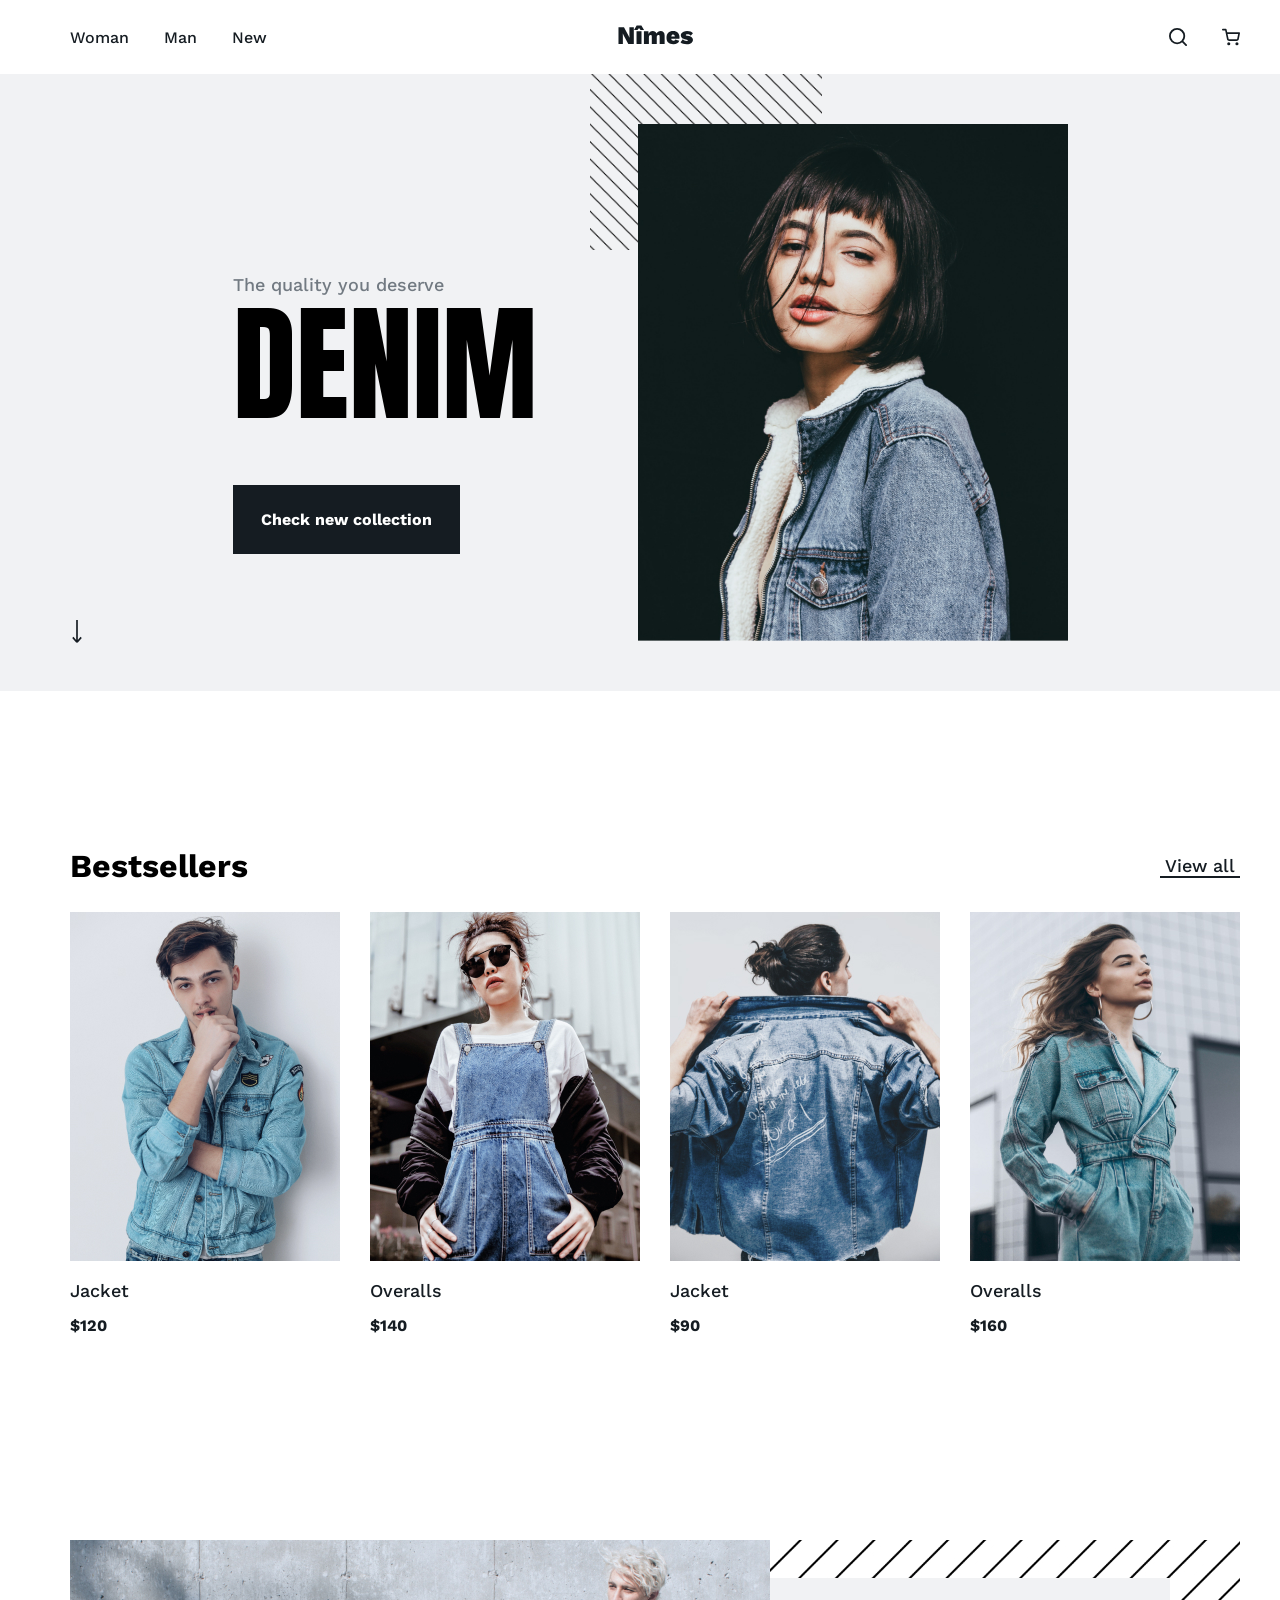
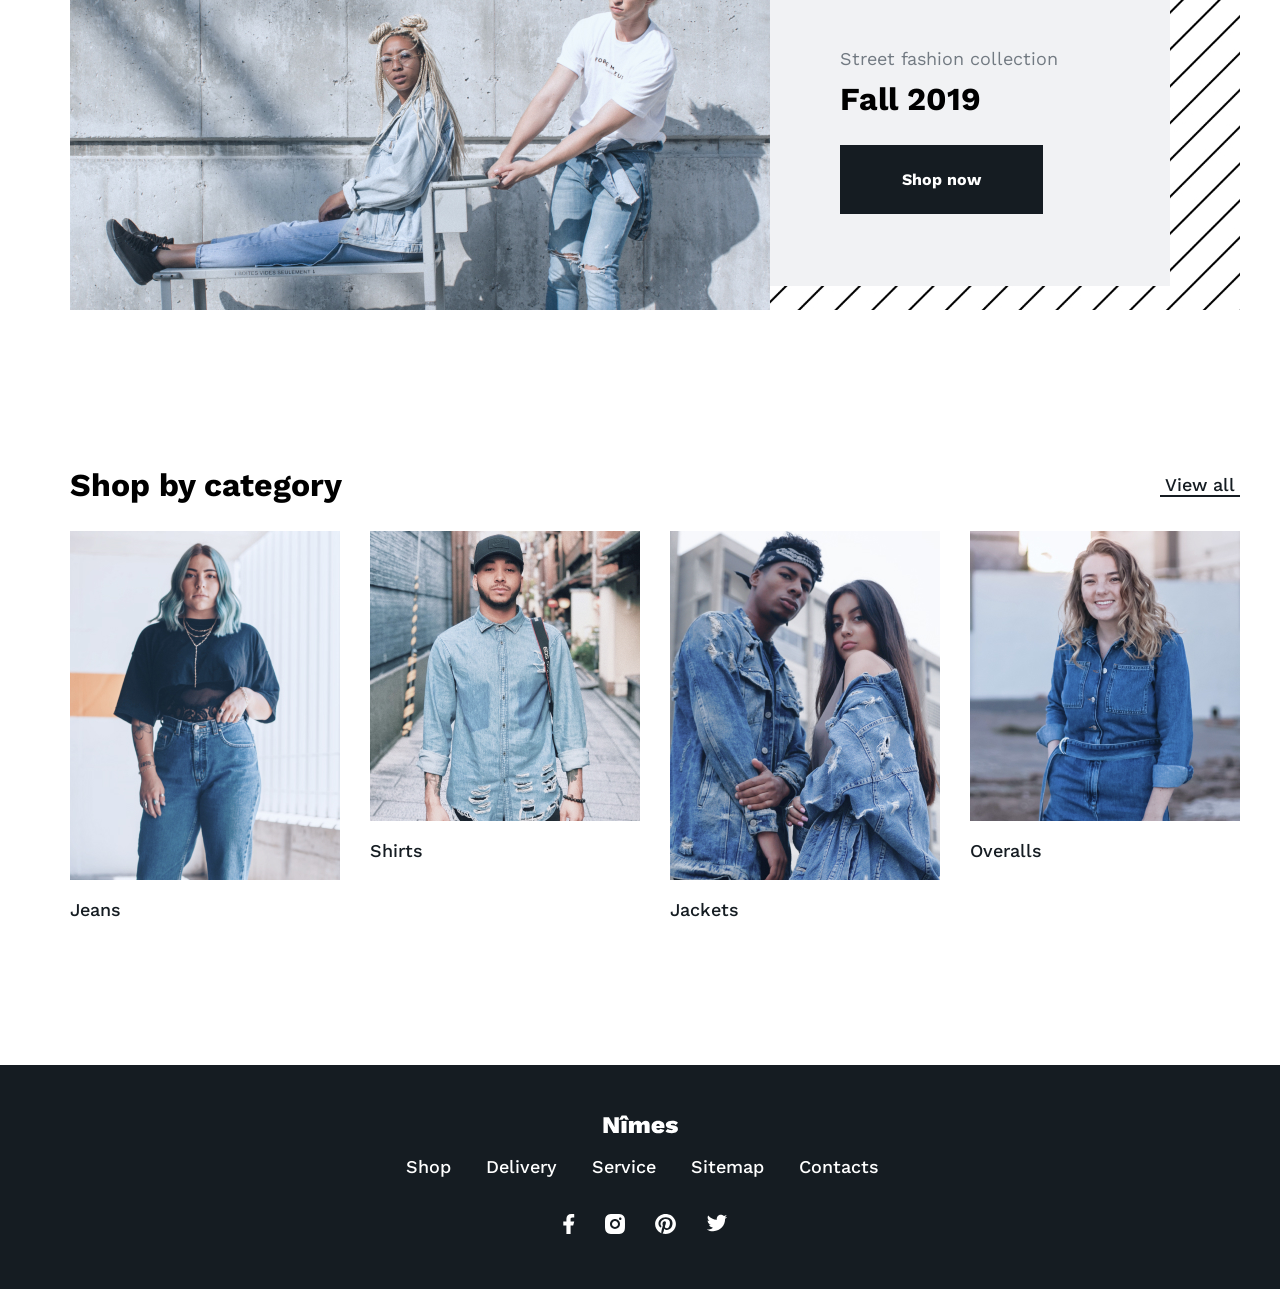
<file: index.html>
<!DOCTYPE html>
<html lang="ru">
<head>
    <meta charset="UTF-8">
    <meta name="viewport" content="width=device-width, initial-scale=1.0">
    <title>Denim</title>
    <link rel="preconnect" href="https://fonts.gstatic.com">
    <link href="https://fonts.googleapis.com/css2?family=Anton&family=Work+Sans:wght@400;500;700;800&display=swap" rel="stylesheet">
    <link rel="stylesheet" href="css/style.css">
    <!-- <link rel="stylesheet" href="css/320.css"> -->
</head>
<body>
    <header class="header">
        <div class="container">
            <nav class="nav">
                <button class="nav-button button-open" type="button"></button>
                <ul class="nav-list">
                    <button class="nav-button-close close-button" type="button"></button>
                    <!-- <li class="nav-item"><a class="close-button">×</a></li> -->
                    <li class="nav-item"><a class="nav-link" href="catalog.html">Woman</a></li>
                    <li class="nav-item"><a class="nav-link" href="#">Man</a></li>
                    <li class="nav-item"><a class="nav-link" href="#">New</a></li>
                </ul>
                <a class="header-logo" href="#">
                    <img src="img/logo.svg" width="75" height="17" alt="Logo">
                </a>
                <!-- <ul class="nav-list">
                    <li class="nav-item">
                        <a class="nav-cart" href="#"><span class="visually-hidden">cart</span></a>
                    </li>
                    <li class="nav-item">
                        <a class="nav-search" href="#"><span class="visually-hidden">search</span></a>
                    </li>
                </ul> -->
                <div class="container-img">
                    <img class="nav-img" src="img/search.svg" width="18" height="18" alt="корзина">
                    <img class="nav-img" src="img/cart.svg" width="18" height="18" alt="поиск">
                </div>
            </nav>
        </div>
    </header>

    <main class="main">
        <section class="promo">
            <div class="container">
                <div class="promo-wrapper">
                    <div class="promo-text-column">
                        <p class="promo-text">
                            The quality you deserve
                        </p>
                        <h1 class="promo-title">Denim</h1>
                        <a class="button" href="#" >Check new collection</a>
                    </div>
                    <div class="promo-img-column lines">
                        <img src="img/foto-big.jpg" width="430" height="517" alt="Logo">
                    </div>
                    <!-- <div class="social">
                        <a class="fb" href="#">Facebook</a> <br>
                        <a class="inst" href="#">Instagram</a>
                    </div> -->
                    
                </div> 
                <div class="down">
                    <a href="#footer"><img src="img/arrow-bottom.svg" width="10" height="27" alt=""></a>
                </div>   
            </div>
        </section>

        <section class="bestsellers">
            <div class="container">
                <div class="bestsellers-wrapper">
                    <h2 class="bestsellers-title">Bestsellers</h2>
                    <a class="show-more" href="catalog.html">View all</a>
                </div>
                <ul class="catalog-list">
                    <li class="catalog-item">
                        <a class="catalog-item-link" href="#">
                            <img src="img/photo-1.jpg" width="270" height="349" alt="Jacket">
                        </a>
                        <h3 class="catalog-item-title">Jacket</h3>
                        <p class="catalog-item-price">$120</p>
                    </li>
                    <li class="catalog-item">
                        <a class="catalog-item-link" href="#">
                            <img src="img/photo-2.jpg" width="270" height="349" alt="Overalls">
                        </a>
                        <h3 class="catalog-item-title">Overalls</h3>
                        <p class="catalog-item-price">$140</p>
                    </li>
                    <li class="catalog-item">
                        <a class="catalog-item-link" href="#">
                            <img src="img/photo-3.jpg" width="270" height="349" alt="Overalls">
                        </a>
                        <h3 class="catalog-item-title">Jacket</h3>
                        <p class="catalog-item-price">$90</p>
                    </li>
                    <li class="catalog-item">
                        <a class="catalog-item-link" href="#">
                            <img src="img/photo-4.jpg" width="270" height="349" alt="Overalls">
                        </a>
                        <h3 class="catalog-item-title">Overalls</h3>
                        <p class="catalog-item-price">$160</p>
                    </li>
                </ul>
            </div>
        </section>

        <section class="fall">
            <div class="container">
                <div class="container-img fall-img">
                    <img src="img/photo-fall.jpg" width="700" height="370" alt="">
                    <img src="img/lines-fall.jpg" width="470" height="370" alt="">
                </div>
                <div class="container-collection">
                    <p class="collection-text">Street fashion collection</p>
                    <h2 class="collection-title">Fall 2019</h2>
                    <a class="button-fall" href="#">Shop now</a>
                </div>
            </div>
        </section>

        <section class="categorys">
            <div class="container">
                <div class="bestsellers-wrapper">
                    <h2 class="bestsellers-title">Shop by category</h2>
                    <a class="show-more position" href="#">View all</a>
                </div>
                <ul class="catalog-list">
                    <li class="catalog-item">
                        <a class="catalog-item-link" href="#">
                            <img src="img/photo-5.jpg" alt="">
                        </a>
                        <h3 class="catalog-item-title">Jeans</h3>
                    </li>
                    <li class="catalog-item">
                        <a class="catalog-item-link" href="#">
                            <img src="img/photo-6.jpg" alt="">
                        </a>
                        <h3 class="catalog-item-title">Shirts</h3>
                    </li>
                    <li class="catalog-item child-active">
                        <a class="catalog-item-link" href="#">
                            <img src="img/photo-7.jpg" alt="">
                        </a>
                        <h3 class="catalog-item-title">Jackets</h3>
                    </li>
                    <li class="catalog-item">
                        <a class="catalog-item-link" href="#">
                            <img src="img/photo-8.jpg" alt="">
                        </a>
                        <h3 class="catalog-item-title">Overalls</h3>
                    </li>
                </ul>
            </div>
        </section>
    </main>

    <footer class="footer" id="footer">
        <div class="container">
            <div class="footer-wrapper">
                <a class="footer-logo" href="#">
                    <img src="img/logo-footer.svg" width="75" height="17" alt="Logo">
                </a>
                <ul class="footer-list">
                    <li class="footer-item"><a class="footer-link" href="#">Shop</a></li>
                    <li class="footer-item"><a class="footer-link" href="#">Delivery</a></li>
                    <li class="footer-item"><a class="footer-link" href="#">Service</a></li>
                    <li class="footer-item"><a class="footer-link" href="#">Sitemap</a></li>
                    <li class="footer-item"><a class="footer-link" href="#">Contacts</a></li>
                </ul>
                <ul class="social">
                    <li class="social-item">
                        <a href="#"><img src="img/fb.svg" width="12" height="20" alt="Facebook"></a>
                    </li>
                    <li class="social-item">
                        <a href="#"><img src="img/inst.svg" width="20" height="20" alt="Instagram"></a>
                    </li>
                    <li class="social-item">
                        <a href="#"><img src="img/pinter.svg" width="21" height="21" alt="Pinterest"></a>
                    </li>
                    <li class="social-item">
                        <a href="#"><img src="img/twitter.svg" width="22" height="18" alt="Twitter"></a>
                    </li>
                </ul>
            </div>
        </div>
    </footer>
    <script src="js/script.js"></script>
</body>
</html>
</file>
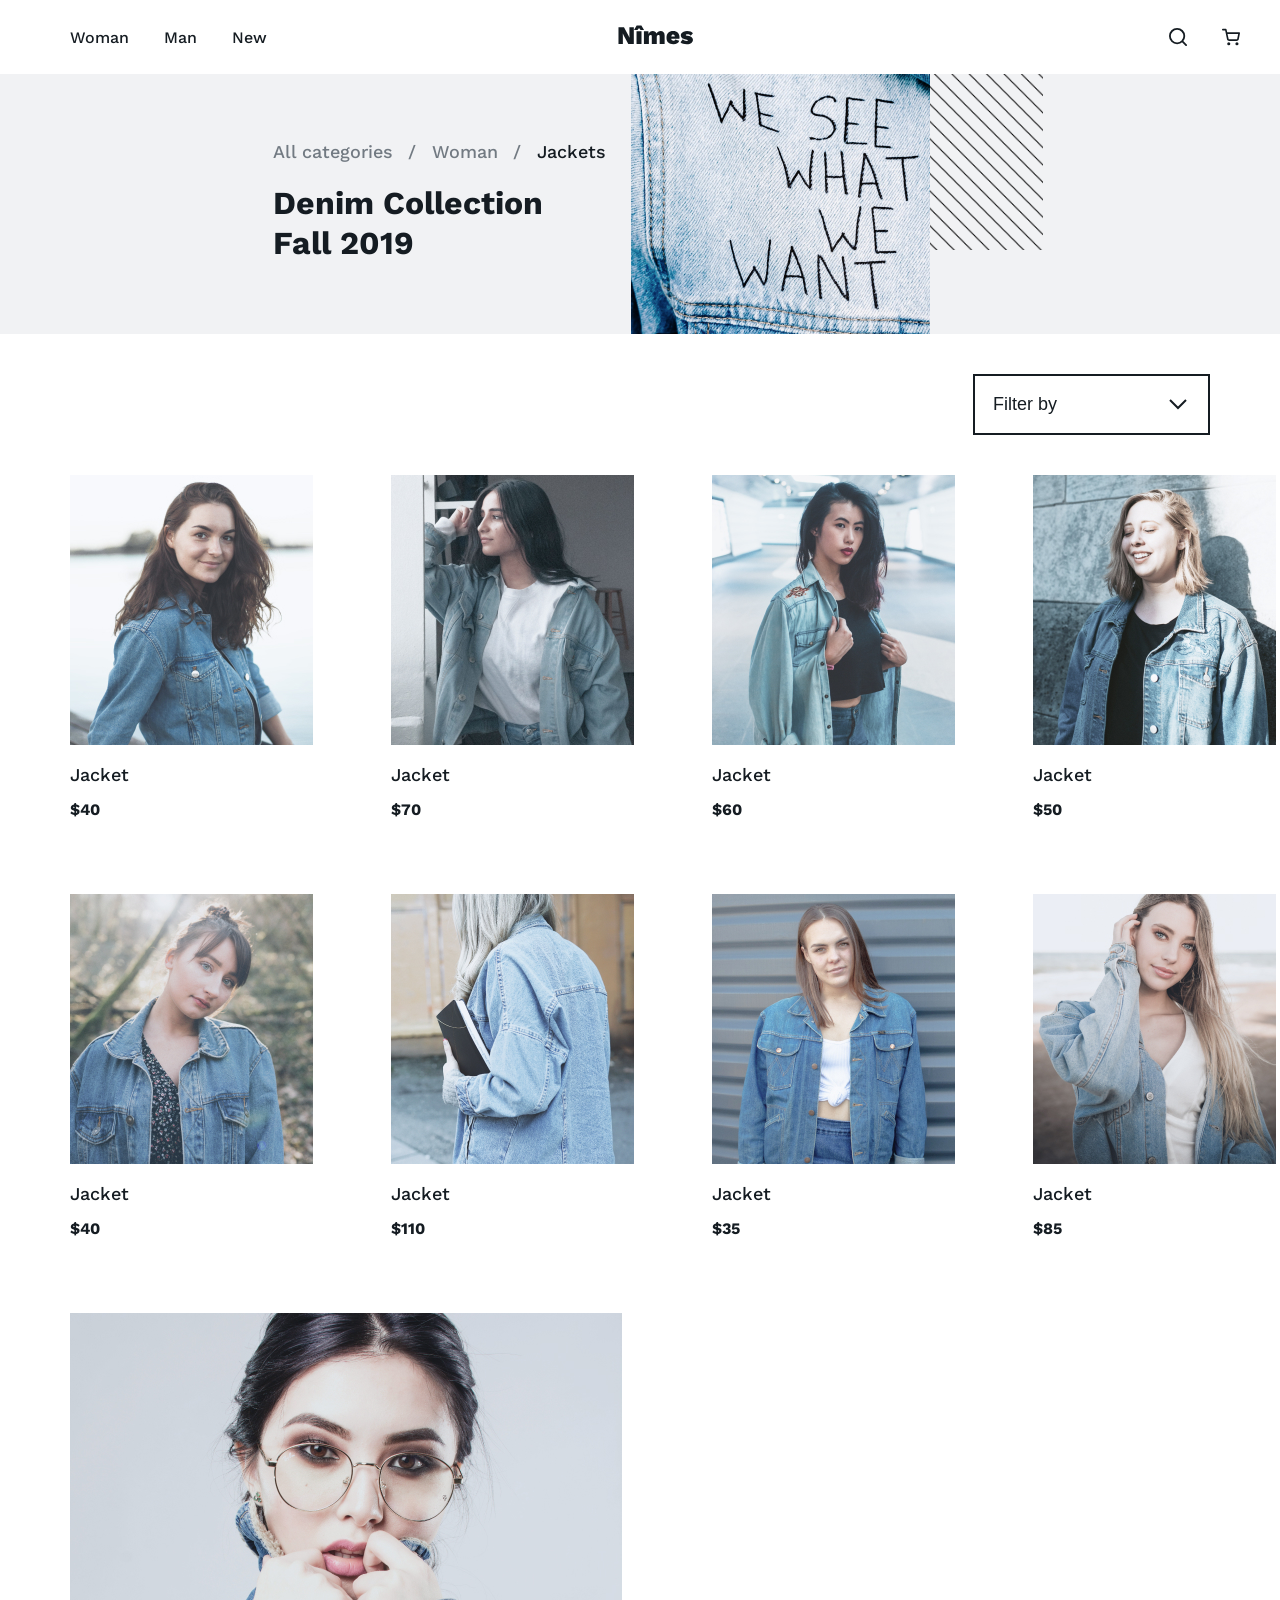
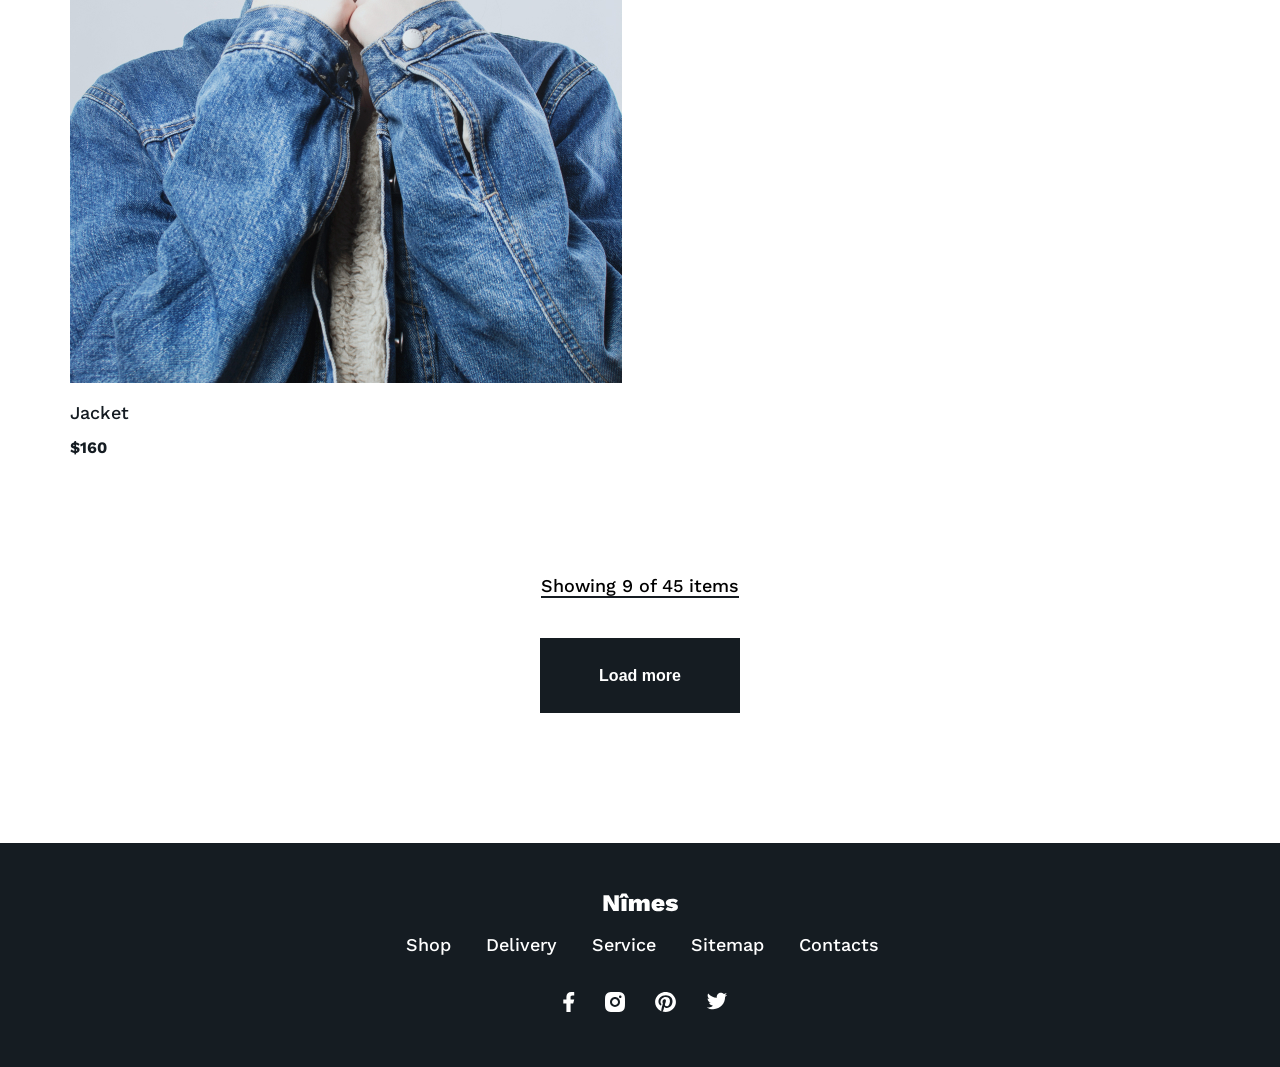
<file: catalog.html>
<!DOCTYPE html>
<html lang="ru">
<head>
    <meta charset="UTF-8">
    <meta http-equiv="X-UA-Compatible" content="IE=edge">
    <meta name="viewport" content="width=device-width, initial-scale=1.0">
    <title>Denim</title>
    <link rel="preconnect" href="https://fonts.gstatic.com">
    <link href="https://fonts.googleapis.com/css2?family=Anton&family=Work+Sans:wght@400;500;700;800&display=swap" rel="stylesheet">
    <link rel="stylesheet" href="css/style.css">
</head>
<body>
    <header class="header">
        <div class="container">
            <nav class="nav">
                <ul class="nav-list">
                    <li class="nav-item"><a class="nav-link" href="catalog.html">Woman</a></li>
                    <li class="nav-item"><a class="nav-link" href="#">Man</a></li>
                    <li class="nav-item"><a class="nav-link" href="#">New</a></li>
                </ul>
                <a class="header-logo" href="index.html">
                    <img src="img/logo.svg" width="75" height="17" alt="Logo">
                </a>
                <!-- <ul class="nav-list">
                    <li class="nav-item">
                        <a class="nav-cart" href="#"><span class="visually-hidden">cart</span></a>
                    </li>
                    <li class="nav-item">
                        <a class="nav-search" href="#"><span class="visually-hidden">search</span></a>
                    </li>
                </ul> -->
                <div class="container-img">
                    <img class="nav-img" src="img/search.svg" width="18" height="18" alt="корзина">
                    <img class="nav-img" src="img/cart.svg" width="18" height="18" alt="поиск">
                </div>
            </nav>
        </div>
    </header>

    <main class="main">
        <div class="catalog-header-wrapper">
            <div class="container">
                <ul class="breadcrumbs">
                    <li class="breadcrumbs-item">
                        <a class="breadcrumbs-link" href="index.html">All categories</a>
                    </li>
                    <li class="breadcrumbs-item">
                        <a class="breadcrumbs-link" href="#">Woman</a>
                    </li>
                    <li class="breadcrumbs-item">
                        <a class="breadcrumbs-link breadcrumbs-current" href="#">Jackets</a>
                    </li>
                </ul>
                <h1 class="catalog-title">Denim Collection Fall 2019</h1>
            </div>
            <img src="img/photo-fall-header.jpg" width="299" height="260" alt="we see what we want">
        </div>
        <section class="catalog">
            <div class="container">
                <button class="button-filter" type="button">Filter by</button>
                <ul class="catalog-list catalog-list-compact">
                    <li class="catalog-item">
                        <a class="catalog-link" href="#">
                            <img src="img/photo-9.jpg" width="243" height="270" alt="photo">
                            <h3 class="catalog-item-title">Jacket</h3>
                            <p class="catalog-item-price">$40</p>
                        </a>
                    </li>
                    <li class="catalog-item">
                        <a class="catalog-link" href="#">
                            <img src="img/photo-10.jpg" width="243" height="270" alt="photo">
                            <h3 class="catalog-item-title">Jacket</h3>
                            <p class="catalog-item-price">$70</p>
                        </a>
                    </li>
                    <li class="catalog-item">
                        <a class="catalog-link" href="#">
                            <img src="img/photo-11.jpg" width="243" height="270" alt="photo">
                            <h3 class="catalog-item-title">Jacket</h3>
                            <p class="catalog-item-price">$60</p>
                        </a>
                    </li>
                    <li class="catalog-item">
                        <a class="catalog-link" href="#">
                            <img src="img/photo-12.jpg" width="243" height="270" alt="photo">
                            <h3 class="catalog-item-title">Jacket</h3>
                            <p class="catalog-item-price">$50</p>
                        </a>
                    </li>
                    <li class="catalog-item">
                        <a class="catalog-link" href="#">
                            <img src="img/photo-13.jpg" width="243" height="270" alt="photo">
                            <h3 class="catalog-item-title">Jacket</h3>
                            <p class="catalog-item-price">$40</p>
                        </a>
                    </li>
                    <li class="catalog-item">
                        <a class="catalog-link" href="#">
                            <img src="img/photo-14.jpg" width="243" height="270" alt="photo">
                            <h3 class="catalog-item-title">Jacket</h3>
                            <p class="catalog-item-price">$110</p>
                        </a>
                    </li>
                    <li class="catalog-item">
                        <a class="catalog-link" href="#">
                            <img src="img/photo-15.jpg" width="243" height="270" alt="photo">
                            <h3 class="catalog-item-title">Jacket</h3>
                            <p class="catalog-item-price">$35</p>
                        </a>
                    </li>
                    <li class="catalog-item">
                        <a class="catalog-link" href="#">
                            <img src="img/photo-16.jpg" width="243" height="270" alt="photo">
                            <h3 class="catalog-item-title">Jacket</h3>
                            <p class="catalog-item-price">$85</p>
                        </a>
                    </li>
                    <li class="catalog-item">
                        <a class="catalog-link" href="#">
                            <img class="" src="img/big-photo-1.jpg" width="552" height="670" alt="photo">
                            <h3 class="catalog-item-title">Jacket</h3>
                            <p class="catalog-item-price">$160</p>
                        </a>
                    </li>
                </ul>
                <div class="catalog-slider-wrapper">
                    <p class="catalog-slider">Showing <span>9</span> of <span>45</span> items</p>
                    <button class="button-load" type="button">Load more</button>
                </div>
            </div>
        </section>
    </main>

    <footer class="footer" id="footer">
        <div class="container">
            <div class="footer-wrapper">
                <a class="footer-logo" href="index.html">
                    <img src="img/logo-footer.svg" width="75" height="17" alt="Logo">
                </a>
                <ul class="footer-list">
                    <li class="footer-item"><a class="footer-link" href="#">Shop</a></li>
                    <li class="footer-item"><a class="footer-link" href="#">Delivery</a></li>
                    <li class="footer-item"><a class="footer-link" href="#">Service</a></li>
                    <li class="footer-item"><a class="footer-link" href="#">Sitemap</a></li>
                    <li class="footer-item"><a class="footer-link" href="#">Contacts</a></li>
                </ul>
                <ul class="social">
                    <li class="social-item">
                        <a href="#"><img src="img/fb.svg" width="12" height="20" alt="Facebook"></a>
                    </li>
                    <li class="social-item">
                        <a href="#"><img src="img/inst.svg" width="20" height="20" alt="Instagram"></a>
                    </li>
                    <li class="social-item">
                        <a href="#"><img src="img/pinter.svg" width="21" height="21" alt="Pinterest"></a>
                    </li>
                    <li class="social-item">
                        <a href="#"><img src="img/twitter.svg" width="22" height="18" alt="Twitter"></a>
                    </li>
                </ul>
            </div>
        </div>
    </footer>
    
</body>
</html>
</file>
<file: css/style.css>
*,
*::after,
*::before {
    box-sizing: inherit;
}

html {
    box-sizing: border-box;
    scroll-behavior: smooth;
    /* transition: all 5s; */
}

body {
    max-width: 1366px;
    margin: 0 auto;
    /* font-family: 'Anton', sans-serif; */
    font-family: 'Work Sans', sans-serif;
    font-weight: 500;
    font-size: 18px;
    line-height: 21px;
    background-color: #FFFFFF;
}

a {
    text-decoration: none;
}

img {
    max-width: 100%;
    height: auto;
}

.button {
    border: 1px solid transparent;
    font-weight: 700;
    font-size: 16px;
    line-height: 19px;
    color: #FFFFFF;
    background-color: #151C22;
    padding: 24px 27px;
}

.button:hover {
    /* color: #151C22;
    background-color: #ffffff; */
    opacity: 0.6;
    transition: all 1.5s;
    /* transition: opacity 1.5s, color 1.5s, background-color 1.5s; */
}

.button-fall {
    border: 1px solid transparent;
    font-weight: 700;
    font-size: 16px;
    line-height: 19px;
    color: #FFFFFF;
    background-color: #151C22;
    padding: 24px 61px;
    margin-left: 70px;
}

.button-fall:hover {
    /* color: #151C22;
    background-color: #ffffff; */
    opacity: .6;
    transition: all 1.5s;
    /* transform: scale(1.5); */
    /* transition: opacity 1.5s, color 1.5s, background-color 1.5s; */
}

/* .visually-hidden {
    position: absolute;
    clip: rect(1px, 1px, 1px, 1px);
    padding: 0;
    border: 0;
    height: 1px;
    width: 1px;
    overflow: hidden;
} */

.container {
    max-width: 1170px;
    padding: 0 15px;
    margin: 0 auto;
}

/* @media screee and (max-width: 320px) {
    .container {
        max-width: 350px;
        padding: 0 15px;
        margin: 0 auto;
    }
    
} */

.down {
    /* position: relative;
    top: -30px; */
    margin-top: -27px;
    padding: 2px;
}

.down:hover {
    opacity: 0.6;
}

/* .promo-wrapper::before {
    content: "";
    position: absolute;
    width: 10px;
    height: 27px;
    margin-top: 530px;
    
    background-image: url(../img/arrow-bottom.svg);
    background-position: center;
    background-repeat: no-repeat;
} */

.header {
    background-color:#ffffff;
}

.nav {
    display: flex;
    justify-content: space-between;
    flex-wrap: wrap;
    align-items: center;
}

.nav-list {
    display: flex;
    margin: 0;
    padding: 0;
}

.header-logo {
    padding: 25px 0 25px;
    margin-right: 125px;
}

.nav-item {
    margin-right: 35px;
    list-style: none;
    padding: 25px 0;
}

/* .close-button {
    display: none;
} */

.nav-link {
    color: #151C22;
    font-size: 16px;
    line-height: 19px;
}

.nav-link:hover {
    opacity: 0.6;
    border-bottom: 2px solid #151C22;
    /* transition-duration: 0.5s; */
}

.header-logo:hover {
    opacity: 0.6;
}

.container-img {
    display: flex;
    margin-right: -30px;
}

.nav-img {
    margin-left: 35px;
    
}

.nav-img:hover {
    opacity: 0.6;
    /*border-bottom: 2px solid #151C22; */
    cursor: pointer;
    /* transition-duration: 0.5s; */
    transform: scale(1.5);
}

.promo {
    background-color: #F1F2F4;
    height: 617px;
    margin-bottom: 130px;
}

.promo-wrapper {
    display: flex;
    /* flex-wrap: wrap; */
    justify-content: flex-start;
    background-image: url(../img/bg-big.svg);
    background-position: top left 520px;
    background-repeat: no-repeat;
    /* right: 618px; */
}

.promo-text {
    color: #727A82;
    margin-bottom: -75px;
}

.promo-title {
    font-family: 'Anton', sans-serif;
    font-weight: 400;
    font-size: 128px;
    line-height: 188px;
    text-transform: uppercase;
    margin: 50px auto;
}

.promo-text-column {
    /* min-height: 256px; */
    margin-top: 182px;
    margin-left: 163px;
    margin-right: 100px;
    
}

.promo-img-column {
    margin-top: 50px;
}

.bestsellers {
    margin-bottom: 130px; 
}

.bestsellers-wrapper {
    display: flex;
    justify-content: space-between;
    flex-wrap: wrap;
    align-items: center;
}

.bestsellers-title {
    font-weight: 700;
    font-size: 32px;
    line-height: 38px;
}

.show-more {
    font-size: 18px;
    line-height: 21px;
    color: #151C22;
    /* margin-bottom: 70px; */
    padding-right: 5px;
    border-bottom: 2px solid #151C22;
    width: 80px;
    text-align: right;
    margin-right: -30px;
}

.show-more:hover {
    opacity: 0.6;
    /* border-bottom: none; */
}

.catalog-list {
    display: flex;
    justify-content: space-between;
    flex-wrap: wrap;
    align-items: flex-start;
    margin: 0;
    padding: 0;
    list-style: none;
    margin-right: -30px;
}

/* .big {
    order: 1;
} */

/* .catalog-item-link {
    margin-bottom: 25px;
} */

.catalog-item-title {
    font-weight: 500;
    font-size: 18px;
    line-height: 21px;
    /* margin-bottom: -12px; */
    margin-top: 15px;
    margin-bottom: 10px;
}

.catalog-item-price {
    font-weight: 700;
    font-size: 16px;
    line-height: 19px;
    margin-top: 5px;
    margin-bottom: 10px;
}

.fall {
    max-height: 400px;
    margin-bottom: 100px;
}

.container-collection {
    position: relative;
    width: 400px;
    height: 308px;
    top: -350px;
    left: 700px;
    
    background-color: #F1F2F4;
}

.collection-text {
    font-weight: 400;
    font-size: 18px;
    line-height: 21px;
    color: #727A82;
    padding-left: 70px;
    padding-top: 70px;
}
.collection-title {
    font-weight: 700;
    font-size: 32px;
    line-height: 38px;
    padding-left: 70px;
    margin-top: -7px;
    margin-bottom: 50px;
}

.categorys {
    margin-bottom: 130px;
}

.footer {
    background-color: #151C22;
}

.footer-wrapper {
    display: flex;
    flex-direction: column;
    justify-content: center;
    /* width: 476px; */
}

.footer-logo {
    padding-top: 50px;
    margin-bottom: 35px;
    margin: auto;
}

.footer-logo:hover {
    opacity: 0.6;
}

.footer-list {
    display: flex;
    flex-wrap: wrap;
    justify-content: center;
    list-style: none;
    margin-bottom: 37px;
}

.footer-link {
    font-weight: 500;
    font-size: 18px;
    line-height: 21px;
    margin-right: 35px;
    
    color: #FFFFFF;
}

.footer-link:hover {
    opacity: 0.6;
    border-bottom: 2px solid #FFFFFF;
    /* transition-duration: 0.5s; */
}

.social {
    display: flex;
    flex-wrap: wrap;
    justify-content: center;
    list-style: none;
    padding-bottom: 50px;
    margin: 0;
}

.social-item {
    margin-right: 30px;
}

.social-item:hover {
    opacity: 0.6;
}


/* CATALOG */

.catalog-header-wrapper {
    display: flex;
    align-items: center;
    background-color: #F1F2F4;
    background-image: url(../img/bg-small.svg), url(../img/bg-big.svg);
    background-position: bottom left 687px, top left 811px;
    background-repeat: no-repeat, no-repeat;
    margin-bottom: 40px;
}

.catalog-header-wrapper img {
    margin-right: 350px;
}

.breadcrumbs {
    display: flex;
    padding: 0;
    padding-left: 248px;
    list-style: none;
}

.breadcrumbs-item + .breadcrumbs-item::before {
    content: "/";
    margin-left: 15px;
    margin-right: 10px;
    color: #727A82;
}


.breadcrumbs-link {
    color: #727A82;
}

.breadcrumbs-current {
    color: #151C22;
}

.button-filter {
    display: block;
    margin-bottom: 40px;
    margin-left: auto;
    padding: 18px 151px 18px 18px;
    font-weight: 500;
    font-size: 18px;
    line-height: 21px;
    text-align: center;
    border: 2px solid #151C22;
    color: #151c22;
    background-color: #FFFFFF;
    background-image: url(../img/select-arrow.svg);
    background-repeat: no-repeat;
    background-position: center right 21px;
}

.catalog-title {
    font-weight: 700;
    font-size: 32px;
    line-height: 125%;
    margin-left: 248px;
    color: #151C22;
    width: 272px;
}

.catalog-list-compact {
    margin-right: -66px;
    margin-bottom: 25px;
}

.catalog-item-title {
    font-weight: 500;
    font-size: 18px;
    line-height: 21px;
    color: #151C22;
    margin-bottom: 15px;
}

.catalog-item-price {
    font-weight: 700;
    font-size: 16px;
    line-height: 19px;
    margin-bottom: 75px;
    color: #151C22;
}

.catalog-slider-wrapper {
    display: flex;
    flex-direction: column;
    align-items: center;
}

.catalog-slider {
    border-bottom: 2px solid #151C22;
    margin-bottom: 40px;
}

.button-load {
    border: 1px solid transparent;
    font-weight: 700;
    font-size: 16px;
    line-height: 19px;
    color: #FFFFFF;
    background-color: #151C22;
    padding: 27px 58px;
    margin-bottom: 130px;
}

.button-load:hover {
    opacity: 0.6;
    cursor: pointer;
}

.nav-button {
    display: none;
}

.nav-button-close {
    display: none;
}

/* planshet */

@media all and (max-width: 768px) {
    .container {
        max-width: 708px;
        padding: 0 15px;
        margin: 0 auto;
    }
    .nav {
        display: flex;
        justify-content: space-between;
        align-items: center;
    }

    .header-logo {
        margin-right: 105px;
    }

    .container-img {
        margin-right: 0;
    }

    .promo {
        height: 527px;
        margin-bottom: 100px;
    }

    .promo-wrapper {
        background-position: top 53px left 359px;
        background-size: 22%;
    }

    .promo-text-column {
        text-align: center;
        margin-top: 145px;
        margin-left: 73px;
        margin-right: 100px;
    } 

    .promo-text {
        margin-bottom: -65px;
    }
    
    .promo-title {
        font-family: 'Anton', sans-serif;
        font-weight: 400;
        font-size: 90px;
        line-height: 144px;
        text-transform: uppercase;
        margin-bottom: 70px;
    }
    
    .promo-img-column {
        max-height: 100vh;
        /* max-width: 75%; */
        object-fit: cover;
        margin-top: 60px;
    }

    .button {
        padding: 27px 21px;
    }

    .down {
        /* position: relative;
        top: -30px; */
        margin-top: 45px;
        padding: 2px;
    }

    .bestsellers {
        margin-bottom: 100px; 
    }
    
    /* .bestsellers-wrapper {
        display: flex;
        justify-content: space-between;
        flex-wrap: wrap;
        align-items: center;
    } */
    
    .bestsellers-title {
        font-weight: 700;
        font-size: 28px;
        line-height: 33px;
    }

    .show-more {
        margin: 0;
    }

    .catalog-item-link {
        margin-right: 30px;
    }

    .catalog-item-link img {
        width: 324px;
        max-height: 349px;
    }

    .container-collection {
        position: relative;
        width: 304px;
        height: 247px;
        top: -284px;
        left: 324px;
    }

    .fall {
        margin-bottom: 100px;
    }

    .fall-img img {
        margin-right: -30px;
        width: 354px;
        height: 287px;
        object-fit: cover;
    }

    .collection-text {
        padding-left: 50px;
        padding-top: 50px;
    }
    .collection-title {
        padding-left: 50px;
        margin-top: -15px;
        margin-bottom: 50px;
    }

    .button-fall {
        padding: 24px 35px;
        margin-left: 50px;
    }    
}


/* Mobile */

@media all and (max-width: 375px) {
    .container {
        max-width: 415px;
        padding: 0 15px;
        margin: 0 auto;
    }
    .nav {
        display: flex;
        justify-content: space-between;
        align-items: center;
    }

    .button-open + .nav-list {
        display: none;
        /* transition: all 1.5s; */
        
    }

    .nav-list {
        display: block;
        position: absolute;
        /* menu 320px */
        height: 100vh;
        width: 100%;
        z-index: 3;
        top: 0;
        right: 0;
        background-color: #151C22;
        /* color: #fff; */
        /* overflow-x: hidden; */
        /* transition: all 1.5s; */
        padding-top: 30px;
        text-align: center;
        /* transform: translateX(-350px); */
        animation: animateleft 1.5s;
    }

    @keyframes animateleft {
        from {
            right:-300px;
            opacity: 0;
        } to {
            right: 0;
            opacity:1}
    }
    .nav-button-close {
        display: block;
        cursor: pointer;
        top: 5px;
        width: 22px;
        height: 10px;
        border: none;
        border-top: 2px solid #FFFFFF;
        left: 20px;
        background-color: transparent;
        position: relative;
        transform: rotate(45deg);
        padding: 5px;
    }

    .nav-button-close::before {
        content: "";
        position: absolute;
        width: 20px;
        height: 2px;
        background-color: #FFFFFF;
        left: 0;
        top: -2px;
        transform: rotate(90deg);
    }

    .nav-link {
        color: #FFFFFF;
        font-size: 16px;
        line-height: 19px;
    }

    .nav-link:hover {
        opacity: 0.6;
        border-bottom: 2px solid #FFFFFF;
        /* transition-duration: 0.5s; */
    }

    .nav-button {
        display: block;
        cursor: pointer;
        width: 20px;
        height: 10px;
        border: none;
        border-top: 2px solid #151C22;
        border-bottom: 2px solid #151C22;
        background-color: transparent;
        position: relative;
        margin-right: 63px;
    }

    .nav-button::before {
        content: "";
        position: absolute;
        width: 20px;
        height: 2px;
        background-color: #151C22;
        left: 0;
        top: 2px;
    }

    /* .close-button {
        position: absolute;
        top: 25px;
        right: 25px;
        font-size: 56px;
        margin-left: 50px;
        color: #FFFFFF;
    } */
    
    .header-logo {
        padding: 25px 0 25px;
        margin: 0 auto;
    }

    .container-img {
        margin: 0;
    }

    .nav-img + .nav-img {
        margin-left: 25px;
    }

    .promo {
        background-color: #F1F2F4;
        height: 656px;
        margin-bottom: 60px;
    }
    
    .promo-wrapper {
        display: flex;
        flex-direction: column-reverse;
        align-items: center;
        
        background-image: url(../img/bg-big.svg);
        background-position: top 25px left 8px;
        background-repeat: no-repeat;
        background-size: 55%;
    }
    
    .promo-text {
        margin-bottom: -56px;
    }
    
    .promo-title {
        font-family: 'Anton', sans-serif;
        font-weight: 400;
        font-size: 86px;
        line-height: 126px;
        text-transform: uppercase;
        margin-bottom: 30px;
    }
    
    .promo-text-column {
        margin: 20px 0 20px;
        text-align: center;
    }    
    .promo-img-column {
        max-height: 100vh;
        max-width: 75%;
        object-fit: cover;
    }

    .down {
        /* position: relative;
        top: -30px; */
        margin-top: -15px;
        padding: 2px;
    }

    .button {
        padding: 27px 17px;
    }

    .show-more {
        margin: 0;
    }

    .bestsellers {
        margin-bottom: 67px; 
    }

    .bestsellers-title {
        font-weight: 700;
        font-size: 26px;
        line-height: 30px;
    }

    /* .catalog-item-link img {
        max-height: 100vh;
        max-width: 50%;
        object-fit: cover;
    } */

    .catalog-list {
        display: flex;
        align-items: flex-start;
        flex-wrap: wrap;
        margin: 0;
        padding: 0;
    }

    .catalog-item {
        max-width: 45%;
    }

    .fall {
        margin-bottom: 60px;
    }

    .fall-img {
        display: flex;
        flex-direction: column-reverse;
        object-fit: cover;
    }

    .fall-img img {
        width: auto;
        height: auto;
    }

    .container-collection {
        position: relative;
        max-width: 90%;
        /* height: 211px; */
        top: -447px;
        left: 20px;
        background-color: #F1F2F4;
    }

    .collection-text {
        padding-left: 46px;
        padding-top: 40px;
        margin-bottom: 22px;
    }
    .collection-title {
        font-size: 26px;
        line-height: 30px;
        padding-left: 98px;
    }

    .button-fall {
        border: 1px solid transparent;
        font-weight: 700;
        font-size: 16px;
        line-height: 19px;
        color: #FFFFFF;
        background-color: #151C22;
        padding: 24px 34px;
        margin-left: 81px;
    }

    /* .bestsellers-wrapper {

    } */

    .child-active {
        order: 1;
        position: relative;
        top: -26px;
    }

    .position {
        position: relative;
        top: 555px;
        left: -133px;
        margin-top: 67px;
    }

    .categorys {
        /* margin-bottom: 67px; */
    }
    .footer-list {
        display: flex;
        flex-direction: column;
        align-items: center;
    }

    .footer-item {
        padding-top: 15px;

    }
}
</file>
